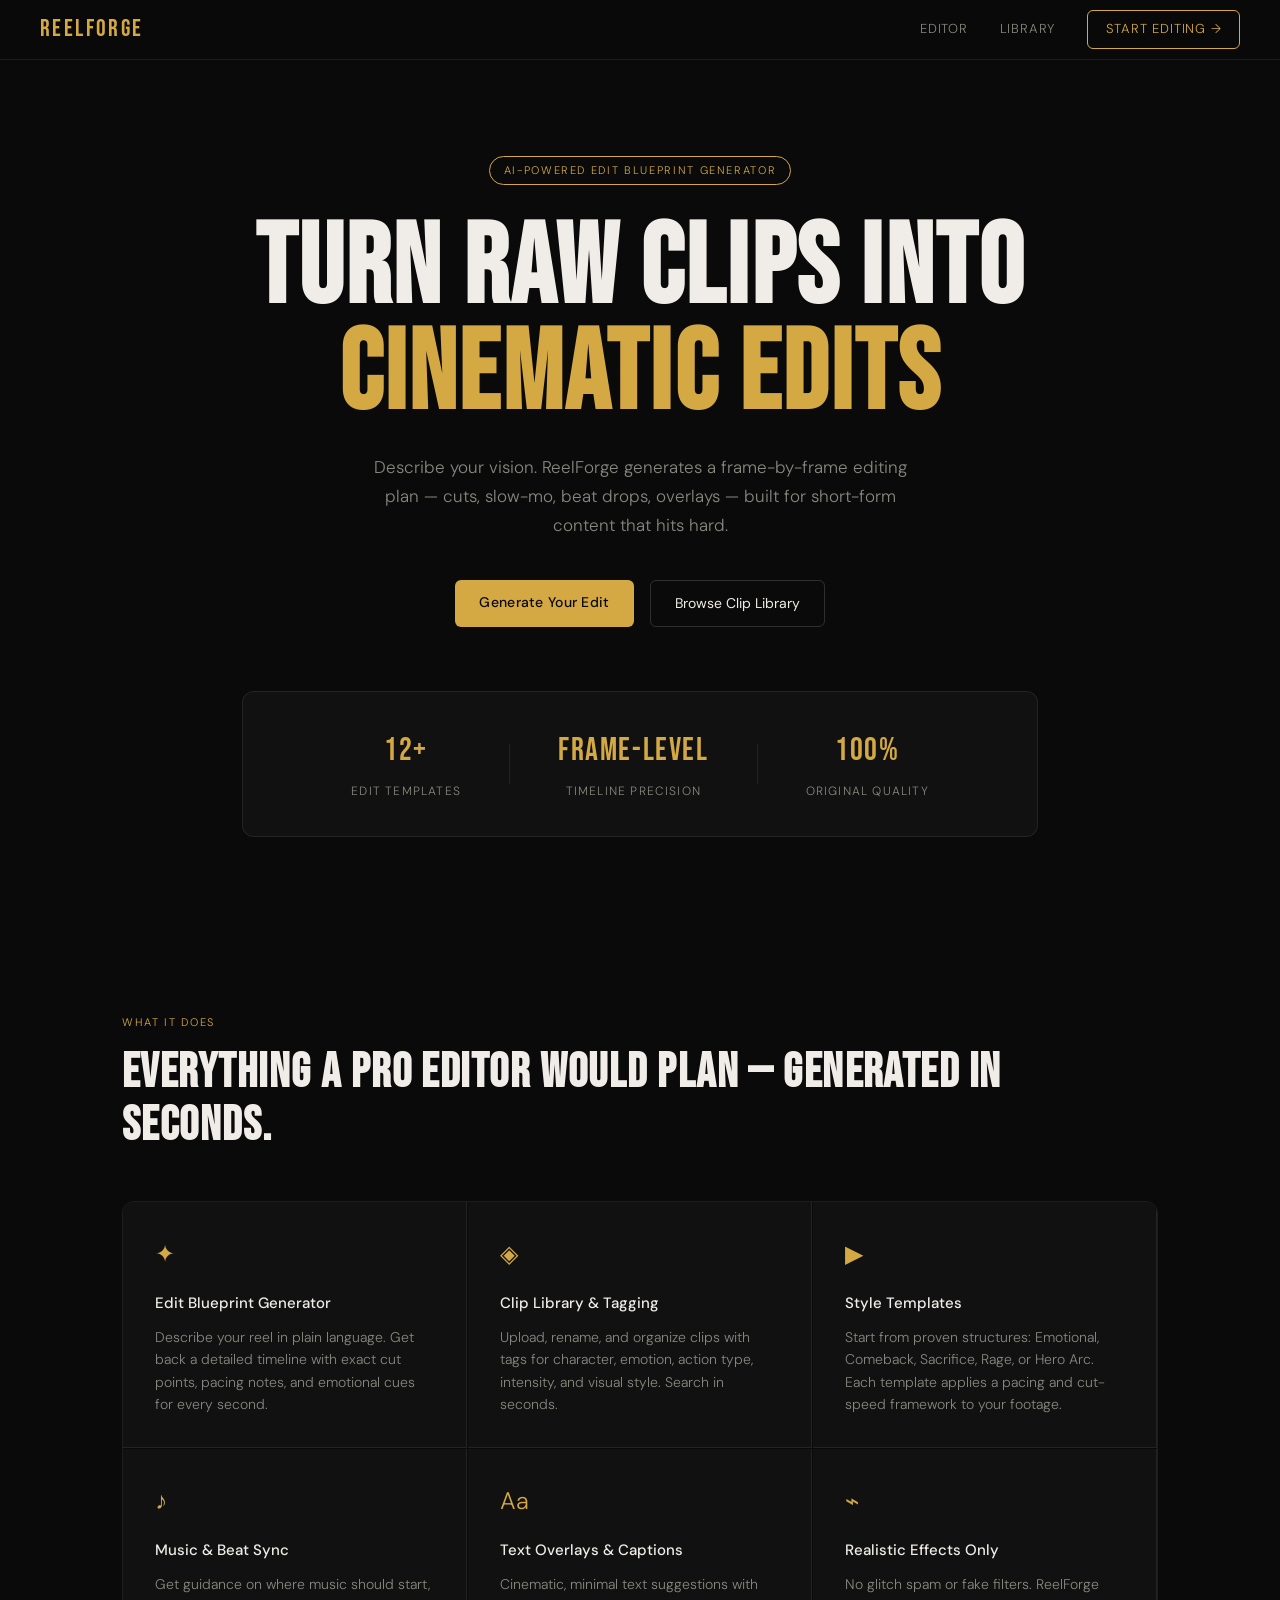
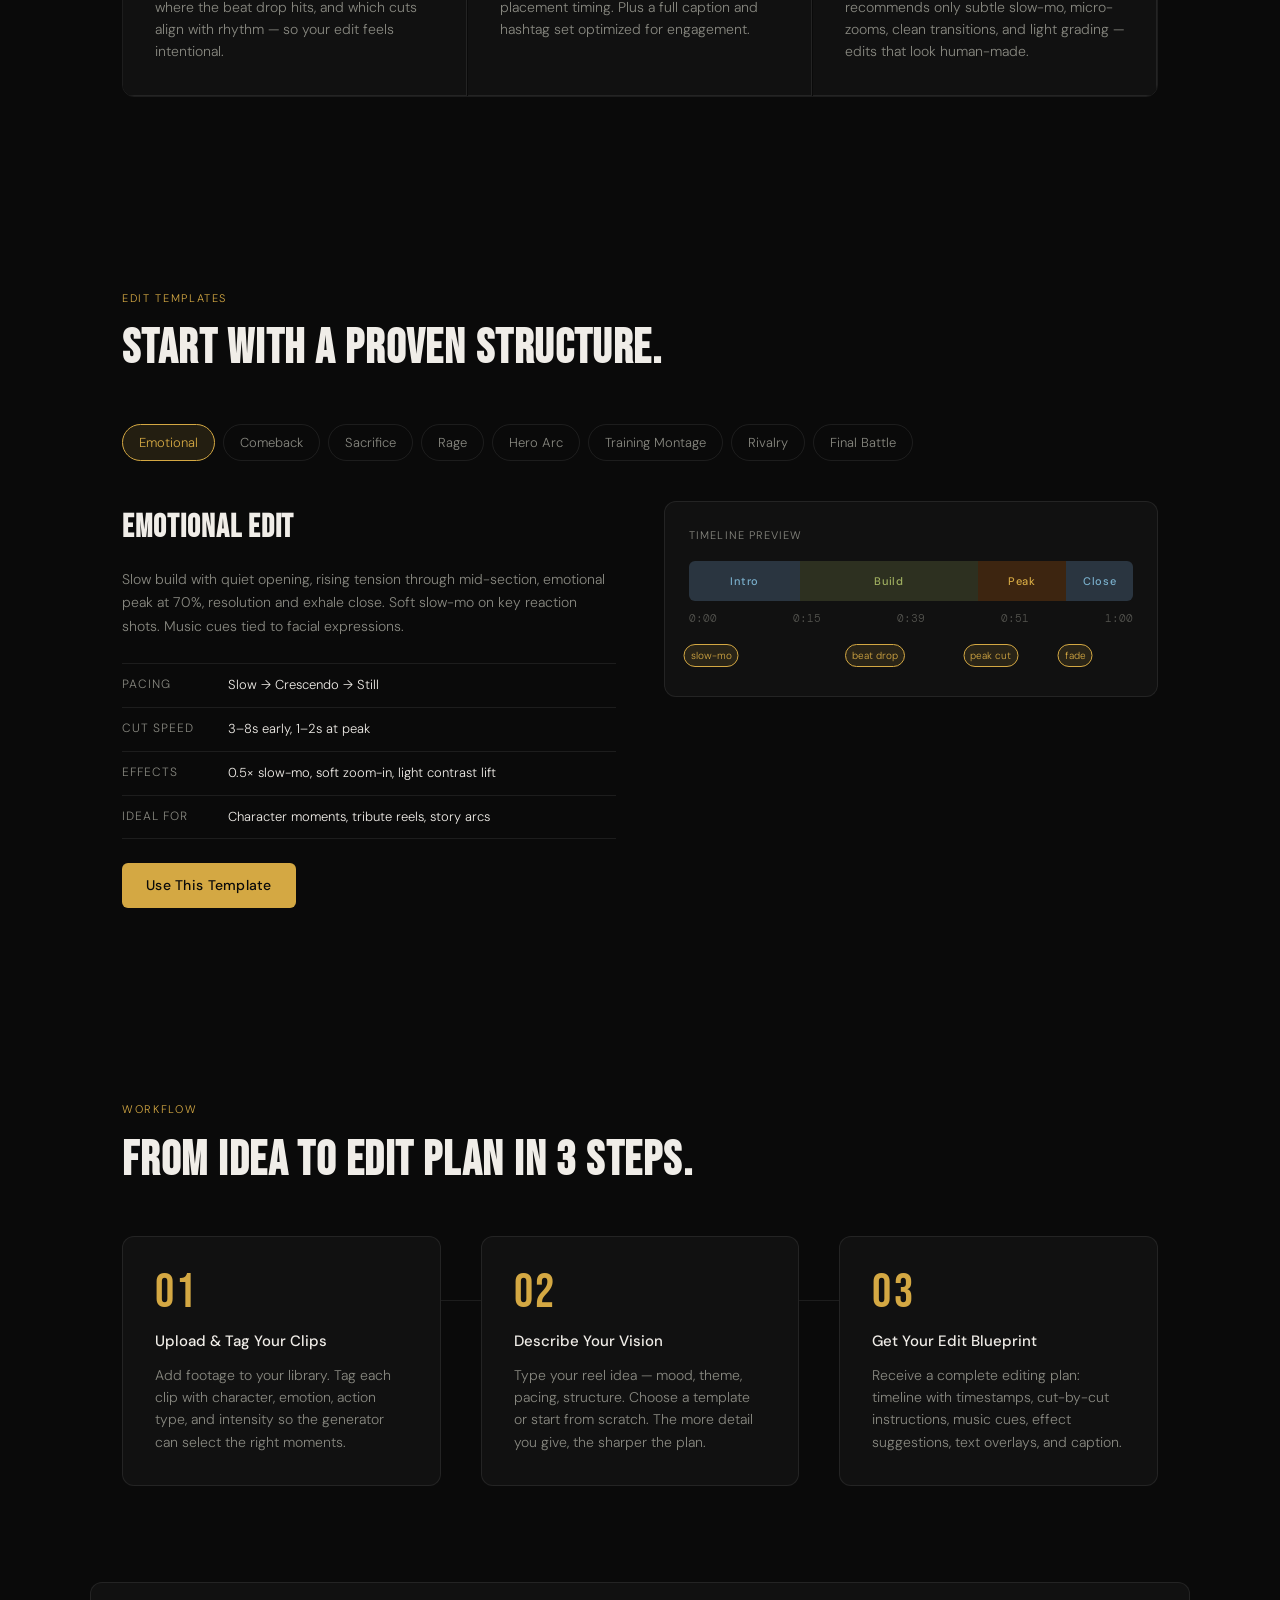
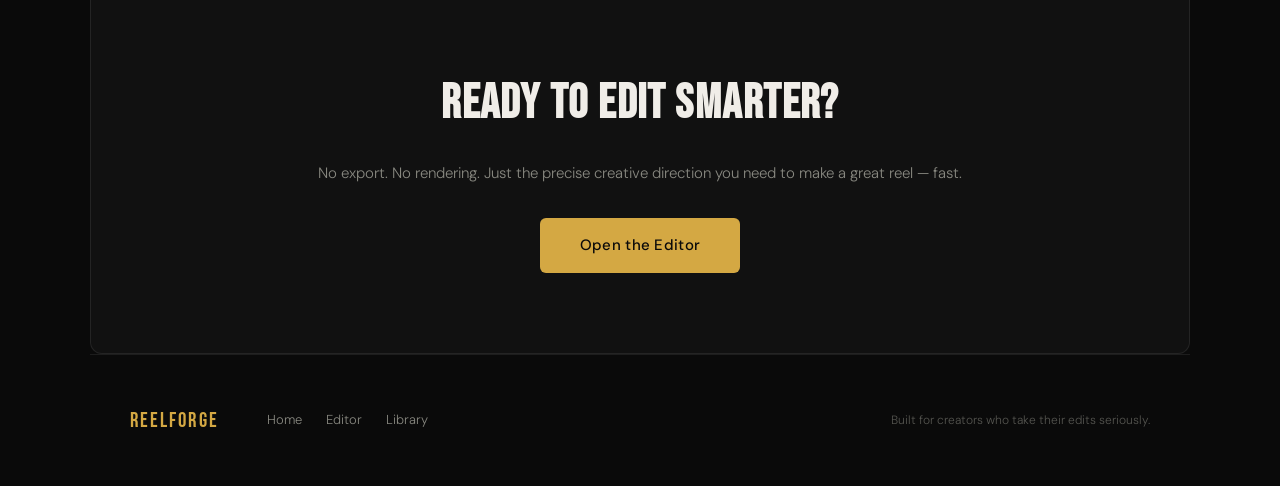
<file: index.html>
<!DOCTYPE html>
<html lang="en">
<head>
<meta charset="UTF-8">
<meta name="viewport" content="width=device-width, initial-scale=1.0">
<title>ReelForge — Cinematic Edit Planner</title>
<link rel="preconnect" href="https://fonts.googleapis.com">
<link href="https://fonts.googleapis.com/css2?family=Bebas+Neue&family=DM+Sans:wght@300;400;500&family=DM+Mono:wght@400&display=swap" rel="stylesheet">
<link rel="stylesheet" href="style.css">
</head>
<body>

<nav class="nav">
  <a href="index.html" class="nav-logo">REELFORGE</a>
  <div class="nav-links">
    <a href="editor.html">Editor</a>
    <a href="library.html">Library</a>
    <a href="editor.html" class="nav-cta">Start Editing →</a>
  </div>
</nav>

<section class="hero">
  <div class="hero-tag">AI-Powered Edit Blueprint Generator</div>
  <h1 class="hero-title">Turn Raw Clips Into<br><span class="accent">Cinematic Edits</span></h1>
  <p class="hero-sub">Describe your vision. ReelForge generates a frame-by-frame editing plan — cuts, slow-mo, beat drops, overlays — built for short-form content that hits hard.</p>
  <div class="hero-actions">
    <a href="editor.html" class="btn-primary">Generate Your Edit</a>
    <a href="library.html" class="btn-ghost">Browse Clip Library</a>
  </div>
  <div class="hero-bar">
    <div class="bar-item"><span class="bar-num">12+</span><span class="bar-label">Edit Templates</span></div>
    <div class="bar-divider"></div>
    <div class="bar-item"><span class="bar-num">Frame-Level</span><span class="bar-label">Timeline Precision</span></div>
    <div class="bar-divider"></div>
    <div class="bar-item"><span class="bar-num">100%</span><span class="bar-label">Original Quality</span></div>
  </div>
</section>

<section class="features">
  <div class="section-label">What It Does</div>
  <h2 class="section-title">Everything a pro editor would plan — generated in seconds.</h2>
  <div class="feature-grid">
    <div class="feature-card">
      <div class="feature-icon">✦</div>
      <h3>Edit Blueprint Generator</h3>
      <p>Describe your reel in plain language. Get back a detailed timeline with exact cut points, pacing notes, and emotional cues for every second.</p>
    </div>
    <div class="feature-card">
      <div class="feature-icon">◈</div>
      <h3>Clip Library & Tagging</h3>
      <p>Upload, rename, and organize clips with tags for character, emotion, action type, intensity, and visual style. Search in seconds.</p>
    </div>
    <div class="feature-card">
      <div class="feature-icon">▶</div>
      <h3>Style Templates</h3>
      <p>Start from proven structures: Emotional, Comeback, Sacrifice, Rage, or Hero Arc. Each template applies a pacing and cut-speed framework to your footage.</p>
    </div>
    <div class="feature-card">
      <div class="feature-icon">♪</div>
      <h3>Music & Beat Sync</h3>
      <p>Get guidance on where music should start, where the beat drop hits, and which cuts align with rhythm — so your edit feels intentional.</p>
    </div>
    <div class="feature-card">
      <div class="feature-icon">Aa</div>
      <h3>Text Overlays & Captions</h3>
      <p>Cinematic, minimal text suggestions with placement timing. Plus a full caption and hashtag set optimized for engagement.</p>
    </div>
    <div class="feature-card">
      <div class="feature-icon">⌁</div>
      <h3>Realistic Effects Only</h3>
      <p>No glitch spam or fake filters. ReelForge recommends only subtle slow-mo, micro-zooms, clean transitions, and light grading — edits that look human-made.</p>
    </div>
  </div>
</section>

<section class="templates-preview">
  <div class="section-label">Edit Templates</div>
  <h2 class="section-title">Start with a proven structure.</h2>
  <div class="template-row">
    <div class="template-pill active">Emotional</div>
    <div class="template-pill">Comeback</div>
    <div class="template-pill">Sacrifice</div>
    <div class="template-pill">Rage</div>
    <div class="template-pill">Hero Arc</div>
    <div class="template-pill">Training Montage</div>
    <div class="template-pill">Rivalry</div>
    <div class="template-pill">Final Battle</div>
  </div>
  <div class="template-showcase">
    <div class="template-info">
      <h3>Emotional Edit</h3>
      <p>Slow build with quiet opening, rising tension through mid-section, emotional peak at 70%, resolution and exhale close. Soft slow-mo on key reaction shots. Music cues tied to facial expressions.</p>
      <ul class="template-specs">
        <li><span>Pacing</span> Slow → Crescendo → Still</li>
        <li><span>Cut Speed</span> 3–8s early, 1–2s at peak</li>
        <li><span>Effects</span> 0.5× slow-mo, soft zoom-in, light contrast lift</li>
        <li><span>Ideal For</span> Character moments, tribute reels, story arcs</li>
      </ul>
      <a href="editor.html" class="btn-primary" style="margin-top:1.5rem; display:inline-block;">Use This Template</a>
    </div>
    <div class="template-visual">
      <div class="timeline-mock">
        <div class="tl-label">Timeline Preview</div>
        <div class="tl-track">
          <div class="tl-seg seg-slow" style="width:25%">Intro</div>
          <div class="tl-seg seg-build" style="width:40%">Build</div>
          <div class="tl-seg seg-peak" style="width:20%">Peak</div>
          <div class="tl-seg seg-slow" style="width:15%">Close</div>
        </div>
        <div class="tl-markers">
          <span>0:00</span><span>0:15</span><span>0:39</span><span>0:51</span><span>1:00</span>
        </div>
        <div class="tl-effects">
          <div class="eff-tag" style="left:5%">slow-mo</div>
          <div class="eff-tag" style="left:42%">beat drop</div>
          <div class="eff-tag" style="left:68%">peak cut</div>
          <div class="eff-tag" style="left:87%">fade</div>
        </div>
      </div>
    </div>
  </div>
</section>

<section class="how-it-works">
  <div class="section-label">Workflow</div>
  <h2 class="section-title">From idea to edit plan in 3 steps.</h2>
  <div class="steps">
    <div class="step">
      <div class="step-num">01</div>
      <h3>Upload & Tag Your Clips</h3>
      <p>Add footage to your library. Tag each clip with character, emotion, action type, and intensity so the generator can select the right moments.</p>
    </div>
    <div class="step-connector"></div>
    <div class="step">
      <div class="step-num">02</div>
      <h3>Describe Your Vision</h3>
      <p>Type your reel idea — mood, theme, pacing, structure. Choose a template or start from scratch. The more detail you give, the sharper the plan.</p>
    </div>
    <div class="step-connector"></div>
    <div class="step">
      <div class="step-num">03</div>
      <h3>Get Your Edit Blueprint</h3>
      <p>Receive a complete editing plan: timeline with timestamps, cut-by-cut instructions, music cues, effect suggestions, text overlays, and caption.</p>
    </div>
  </div>
</section>

<section class="cta-section">
  <h2>Ready to edit smarter?</h2>
  <p>No export. No rendering. Just the precise creative direction you need to make a great reel — fast.</p>
  <a href="editor.html" class="btn-primary btn-large">Open the Editor</a>
</section>

<footer class="footer">
  <div class="footer-logo">REELFORGE</div>
  <div class="footer-links">
    <a href="index.html">Home</a>
    <a href="editor.html">Editor</a>
    <a href="library.html">Library</a>
  </div>
  <div class="footer-note">Built for creators who take their edits seriously.</div>
</footer>

<script src="app.js"></script>
</body>
</html>
</file>
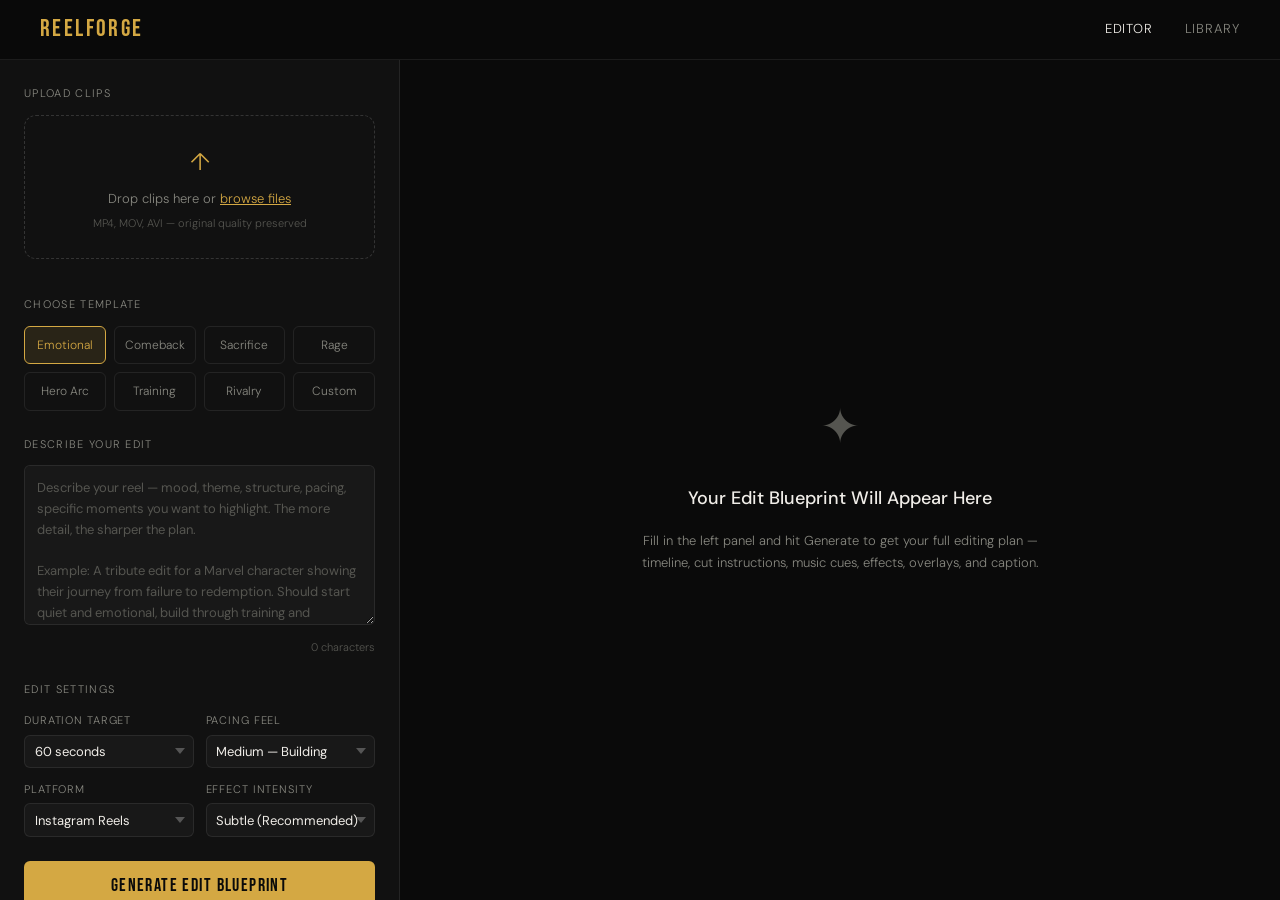
<file: editor.html>
<!DOCTYPE html>
<html lang="en">
<head>
<meta charset="UTF-8">
<meta name="viewport" content="width=device-width, initial-scale=1.0">
<title>Editor — ReelForge</title>
<link rel="preconnect" href="https://fonts.googleapis.com">
<link href="https://fonts.googleapis.com/css2?family=Bebas+Neue&family=DM+Sans:wght@300;400;500&family=DM+Mono:wght@400&display=swap" rel="stylesheet">
<link rel="stylesheet" href="style.css">
</head>
<body>

<nav class="nav">
  <a href="index.html" class="nav-logo">REELFORGE</a>
  <div class="nav-links">
    <a href="editor.html" class="active">Editor</a>
    <a href="library.html">Library</a>
  </div>
</nav>

<div class="editor-layout">

  <!-- LEFT PANEL: Inputs -->
  <div class="editor-panel left-panel">

    <div class="panel-section">
      <div class="panel-title">Upload Clips</div>
      <div class="upload-zone" id="uploadZone">
        <div class="upload-icon">↑</div>
        <div>Drop clips here or <label for="fileInput" class="upload-link">browse files</label></div>
        <div class="upload-hint">MP4, MOV, AVI — original quality preserved</div>
        <input type="file" id="fileInput" accept="video/*" multiple style="display:none">
      </div>

      <div class="clip-list" id="clipList">
        <!-- Clips appear here -->
      </div>
    </div>

    <div class="panel-section">
      <div class="panel-title">Choose Template</div>
      <div class="template-grid">
        <div class="tmpl-btn active" data-template="emotional">Emotional</div>
        <div class="tmpl-btn" data-template="comeback">Comeback</div>
        <div class="tmpl-btn" data-template="sacrifice">Sacrifice</div>
        <div class="tmpl-btn" data-template="rage">Rage</div>
        <div class="tmpl-btn" data-template="hero">Hero Arc</div>
        <div class="tmpl-btn" data-template="training">Training</div>
        <div class="tmpl-btn" data-template="rivalry">Rivalry</div>
        <div class="tmpl-btn" data-template="custom">Custom</div>
      </div>
    </div>

    <div class="panel-section">
      <div class="panel-title">Describe Your Edit</div>
      <textarea class="desc-area" id="editDesc" placeholder="Describe your reel — mood, theme, structure, pacing, specific moments you want to highlight. The more detail, the sharper the plan.

Example: A tribute edit for a Marvel character showing their journey from failure to redemption. Should start quiet and emotional, build through training and sacrifice moments, peak at their final battle scene with a beat drop, then close on a slow, reflective shot. Epic and emotional tone."></textarea>
      <div class="desc-meta">
        <span id="charCount">0</span> characters
      </div>
    </div>

    <div class="panel-section">
      <div class="panel-title">Edit Settings</div>
      <div class="settings-grid">
        <div class="setting-item">
          <label>Duration Target</label>
          <select id="duration">
            <option value="30">30 seconds</option>
            <option value="60" selected>60 seconds</option>
            <option value="90">90 seconds</option>
            <option value="custom">Custom</option>
          </select>
        </div>
        <div class="setting-item">
          <label>Pacing Feel</label>
          <select id="pacing">
            <option value="slow">Slow & Cinematic</option>
            <option value="medium" selected>Medium — Building</option>
            <option value="fast">Fast & Intense</option>
            <option value="variable">Variable (AI Decides)</option>
          </select>
        </div>
        <div class="setting-item">
          <label>Platform</label>
          <select id="platform">
            <option value="instagram">Instagram Reels</option>
            <option value="tiktok">TikTok</option>
            <option value="youtube">YouTube Shorts</option>
            <option value="general">General</option>
          </select>
        </div>
        <div class="setting-item">
          <label>Effect Intensity</label>
          <select id="effects">
            <option value="subtle" selected>Subtle (Recommended)</option>
            <option value="moderate">Moderate</option>
            <option value="none">None — Clean Cuts Only</option>
          </select>
        </div>
      </div>
    </div>

    <button class="generate-btn" id="generateBtn" onclick="generateBlueprint()">
      <span id="btnText">Generate Edit Blueprint</span>
      <span id="btnLoader" style="display:none">Generating...</span>
    </button>

  </div>

  <!-- RIGHT PANEL: Output -->
  <div class="editor-panel right-panel">

    <div id="outputEmpty" class="output-empty">
      <div class="empty-icon">✦</div>
      <div class="empty-title">Your Edit Blueprint Will Appear Here</div>
      <div class="empty-sub">Fill in the left panel and hit Generate to get your full editing plan — timeline, cut instructions, music cues, effects, overlays, and caption.</div>
    </div>

    <div id="outputContainer" style="display:none">

      <div class="output-header">
        <div>
          <div class="output-badge" id="outputTemplate">Emotional Edit</div>
          <div class="output-title" id="outputTitle">Edit Blueprint</div>
        </div>
        <button class="copy-btn" onclick="copyBlueprint()">Copy All</button>
      </div>

      <!-- Timeline -->
      <div class="output-section">
        <div class="output-section-label">Timeline & Cut Plan</div>
        <div id="timelineOutput"></div>
      </div>

      <!-- Music -->
      <div class="output-section">
        <div class="output-section-label">Music & Beat Sync</div>
        <div id="musicOutput"></div>
      </div>

      <!-- Effects -->
      <div class="output-section">
        <div class="output-section-label">Effects & Visual Adjustments</div>
        <div id="effectsOutput"></div>
      </div>

      <!-- Text Overlays -->
      <div class="output-section">
        <div class="output-section-label">Text Overlays</div>
        <div id="overlaysOutput"></div>
      </div>

      <!-- Caption -->
      <div class="output-section">
        <div class="output-section-label">Caption & Hashtags</div>
        <div id="captionOutput"></div>
      </div>

      <!-- Director Notes -->
      <div class="output-section">
        <div class="output-section-label">Director's Notes</div>
        <div id="notesOutput"></div>
      </div>

    </div>

  </div>

</div>

<script src="app.js"></script>
</body>
</html>
</file>
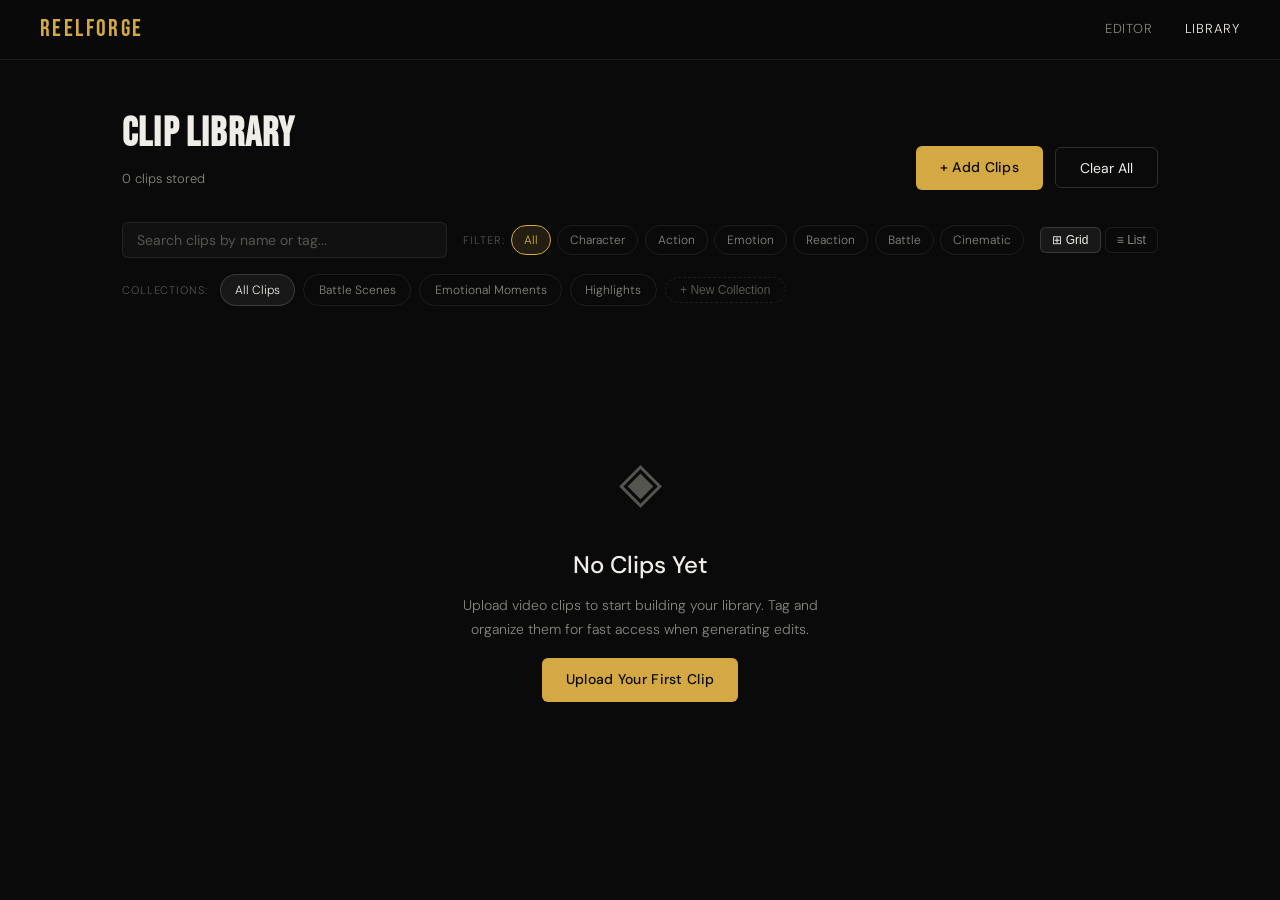
<file: library.html>
<!DOCTYPE html>
<html lang="en">
<head>
<meta charset="UTF-8">
<meta name="viewport" content="width=device-width, initial-scale=1.0">
<title>Clip Library — ReelForge</title>
<link rel="preconnect" href="https://fonts.googleapis.com">
<link href="https://fonts.googleapis.com/css2?family=Bebas+Neue&family=DM+Sans:wght@300;400;500&family=DM+Mono:wght@400&display=swap" rel="stylesheet">
<link rel="stylesheet" href="style.css">
</head>
<body>

<nav class="nav">
  <a href="index.html" class="nav-logo">REELFORGE</a>
  <div class="nav-links">
    <a href="editor.html">Editor</a>
    <a href="library.html" class="active">Library</a>
  </div>
</nav>

<div class="library-layout">

  <div class="library-header">
    <div>
      <h1 class="lib-title">Clip Library</h1>
      <div class="lib-sub" id="clipCount">0 clips stored</div>
    </div>
    <div class="lib-header-actions">
      <label for="libUpload" class="btn-primary">+ Add Clips</label>
      <input type="file" id="libUpload" accept="video/*" multiple style="display:none">
      <button class="btn-ghost" onclick="clearLibrary()">Clear All</button>
    </div>
  </div>

  <!-- Filter Bar -->
  <div class="filter-bar">
    <input type="text" class="filter-search" id="searchInput" placeholder="Search clips by name or tag..." oninput="filterClips()">
    <div class="filter-tags">
      <div class="filter-label">Filter:</div>
      <div class="tag-filter active" data-filter="all" onclick="setFilter('all', this)">All</div>
      <div class="tag-filter" data-filter="character" onclick="setFilter('character', this)">Character</div>
      <div class="tag-filter" data-filter="action" onclick="setFilter('action', this)">Action</div>
      <div class="tag-filter" data-filter="emotion" onclick="setFilter('emotion', this)">Emotion</div>
      <div class="tag-filter" data-filter="reaction" onclick="setFilter('reaction', this)">Reaction</div>
      <div class="tag-filter" data-filter="battle" onclick="setFilter('battle', this)">Battle</div>
      <div class="tag-filter" data-filter="cinematic" onclick="setFilter('cinematic', this)">Cinematic</div>
    </div>
    <div class="view-toggle">
      <button class="view-btn active" id="gridViewBtn" onclick="setView('grid')">⊞ Grid</button>
      <button class="view-btn" id="listViewBtn" onclick="setView('list')">≡ List</button>
    </div>
  </div>

  <!-- Collections Bar -->
  <div class="collections-bar">
    <div class="collection-label">Collections:</div>
    <div class="collection-pill active" data-collection="all" onclick="setCollection('all', this)">All Clips</div>
    <div class="collection-pill" data-collection="battle" onclick="setCollection('battle', this)">Battle Scenes</div>
    <div class="collection-pill" data-collection="emotional" onclick="setCollection('emotional', this)">Emotional Moments</div>
    <div class="collection-pill" data-collection="highlight" onclick="setCollection('highlight', this)">Highlights</div>
    <button class="collection-add" onclick="addCollection()">+ New Collection</button>
  </div>

  <!-- Empty State -->
  <div id="libraryEmpty" class="library-empty">
    <div class="empty-icon-large">◈</div>
    <h3>No Clips Yet</h3>
    <p>Upload video clips to start building your library. Tag and organize them for fast access when generating edits.</p>
    <label for="libUpload" class="btn-primary" style="display:inline-block; margin-top:1rem;">Upload Your First Clip</label>
  </div>

  <!-- Clip Grid -->
  <div class="clip-grid" id="clipGrid" style="display:none"></div>

  <!-- Clip List -->
  <div class="clip-list-view" id="clipListView" style="display:none">
    <div class="list-header">
      <span>Name</span>
      <span>Duration</span>
      <span>Tags</span>
      <span>Collection</span>
      <span>Actions</span>
    </div>
    <div id="clipListItems"></div>
  </div>

</div>

<!-- Clip Detail Modal -->
<div class="modal-overlay" id="clipModal" style="display:none" onclick="closeModal(event)">
  <div class="modal-box">
    <div class="modal-header">
      <div class="modal-title" id="modalTitle">Clip Name</div>
      <button class="modal-close" onclick="closeModal()">✕</button>
    </div>
    <div class="modal-video-wrap">
      <video id="modalVideo" controls style="width:100%; border-radius:8px; background:#000;"></video>
    </div>
    <div class="modal-fields">
      <div class="modal-field">
        <label>Rename Clip</label>
        <input type="text" id="modalName" class="modal-input">
      </div>
      <div class="modal-field">
        <label>Tags (comma-separated)</label>
        <input type="text" id="modalTags" class="modal-input" placeholder="character, action, emotional, high-intensity...">
      </div>
      <div class="modal-field">
        <label>Collection</label>
        <select id="modalCollection" class="modal-input">
          <option value="all">All Clips</option>
          <option value="battle">Battle Scenes</option>
          <option value="emotional">Emotional Moments</option>
          <option value="highlight">Highlights</option>
        </select>
      </div>
      <div class="modal-field">
        <label>Notes</label>
        <textarea id="modalNotes" class="modal-input modal-textarea" placeholder="Editor notes about this clip — what moments are usable, best timestamps, etc."></textarea>
      </div>
    </div>
    <div class="modal-actions">
      <button class="btn-primary" onclick="saveClipData()">Save Changes</button>
      <button class="btn-ghost" onclick="deleteClipFromModal()">Delete Clip</button>
    </div>
  </div>
</div>

<script src="app.js"></script>
</body>
</html>
</file>
<file: style.css>
/* ===========================
   REELFORGE — GLOBAL STYLES
   =========================== */

*, *::before, *::after { box-sizing: border-box; margin: 0; padding: 0; }

:root {
  --bg: #0a0a0a;
  --bg2: #111111;
  --bg3: #181818;
  --bg4: #222222;
  --border: rgba(255,255,255,0.08);
  --border-strong: rgba(255,255,255,0.15);
  --text: #f0ede8;
  --text2: #888880;
  --text3: #555550;
  --accent: #d4a843;
  --accent2: #e8c96a;
  --accent-dim: rgba(212,168,67,0.12);
  --red: #c0392b;
  --green: #27ae60;
  --font-display: 'Bebas Neue', sans-serif;
  --font-body: 'DM Sans', sans-serif;
  --font-mono: 'DM Mono', monospace;
  --radius: 6px;
  --radius-lg: 12px;
}

html { scroll-behavior: smooth; }
body {
  background: var(--bg);
  color: var(--text);
  font-family: var(--font-body);
  font-weight: 300;
  line-height: 1.7;
  font-size: 15px;
  min-height: 100vh;
}

a { color: inherit; text-decoration: none; }

/* ===== NAV ===== */
.nav {
  display: flex;
  align-items: center;
  justify-content: space-between;
  padding: 0 2.5rem;
  height: 60px;
  border-bottom: 1px solid var(--border);
  position: sticky;
  top: 0;
  background: rgba(10,10,10,0.92);
  backdrop-filter: blur(8px);
  z-index: 100;
}

.nav-logo {
  font-family: var(--font-display);
  font-size: 1.5rem;
  letter-spacing: 0.1em;
  color: var(--accent);
}

.nav-links {
  display: flex;
  align-items: center;
  gap: 2rem;
}

.nav-links a {
  font-size: 13px;
  letter-spacing: 0.06em;
  text-transform: uppercase;
  color: var(--text2);
  transition: color 0.2s;
}

.nav-links a:hover, .nav-links a.active { color: var(--text); }

.nav-cta {
  padding: 0.45rem 1.1rem;
  border: 1px solid var(--accent);
  border-radius: var(--radius);
  color: var(--accent) !important;
  font-size: 13px !important;
  transition: background 0.2s !important;
}

.nav-cta:hover { background: var(--accent-dim); }

/* ===== BUTTONS ===== */
.btn-primary {
  display: inline-block;
  padding: 0.65rem 1.5rem;
  background: var(--accent);
  color: #0a0a0a;
  font-family: var(--font-body);
  font-weight: 500;
  font-size: 14px;
  border-radius: var(--radius);
  border: none;
  cursor: pointer;
  transition: background 0.2s, transform 0.1s;
  letter-spacing: 0.02em;
  text-decoration: none;
}

.btn-primary:hover { background: var(--accent2); }
.btn-primary:active { transform: scale(0.98); }
.btn-primary.btn-large { padding: 0.9rem 2.5rem; font-size: 15px; }

.btn-ghost {
  display: inline-block;
  padding: 0.65rem 1.5rem;
  background: transparent;
  color: var(--text);
  font-family: var(--font-body);
  font-weight: 400;
  font-size: 14px;
  border-radius: var(--radius);
  border: 1px solid var(--border-strong);
  cursor: pointer;
  transition: border-color 0.2s, background 0.2s;
  text-decoration: none;
}

.btn-ghost:hover { border-color: var(--text2); background: var(--bg3); }

/* ===== HERO ===== */
.hero {
  max-width: 860px;
  margin: 0 auto;
  padding: 6rem 2rem 5rem;
  text-align: center;
}

.hero-tag {
  display: inline-block;
  font-size: 11px;
  text-transform: uppercase;
  letter-spacing: 0.15em;
  color: var(--accent);
  border: 1px solid var(--accent);
  padding: 0.25rem 0.85rem;
  border-radius: 100px;
  margin-bottom: 2rem;
}

.hero-title {
  font-family: var(--font-display);
  font-size: clamp(3.5rem, 9vw, 7rem);
  line-height: 0.95;
  letter-spacing: 0.02em;
  color: var(--text);
  margin-bottom: 1.5rem;
}

.accent { color: var(--accent); }

.hero-sub {
  font-size: 17px;
  color: var(--text2);
  max-width: 560px;
  margin: 0 auto 2.5rem;
  line-height: 1.7;
  font-weight: 300;
}

.hero-actions {
  display: flex;
  gap: 1rem;
  justify-content: center;
  margin-bottom: 4rem;
}

.hero-bar {
  display: flex;
  align-items: center;
  justify-content: center;
  gap: 3rem;
  padding: 2rem;
  border: 1px solid var(--border);
  border-radius: var(--radius-lg);
  background: var(--bg2);
}

.bar-item { text-align: center; }
.bar-num { display: block; font-family: var(--font-display); font-size: 2rem; color: var(--accent); letter-spacing: 0.05em; }
.bar-label { font-size: 12px; text-transform: uppercase; letter-spacing: 0.1em; color: var(--text2); }
.bar-divider { width: 1px; height: 40px; background: var(--border); }

/* ===== SECTIONS ===== */
section { padding: 6rem 2rem; max-width: 1100px; margin: 0 auto; }

.section-label {
  font-size: 11px;
  text-transform: uppercase;
  letter-spacing: 0.15em;
  color: var(--accent);
  margin-bottom: 1rem;
}

.section-title {
  font-family: var(--font-display);
  font-size: clamp(2rem, 4vw, 3rem);
  letter-spacing: 0.03em;
  color: var(--text);
  margin-bottom: 3rem;
  line-height: 1.1;
}

/* ===== FEATURES ===== */
.feature-grid {
  display: grid;
  grid-template-columns: repeat(auto-fit, minmax(280px, 1fr));
  gap: 1px;
  border: 1px solid var(--border);
  border-radius: var(--radius-lg);
  overflow: hidden;
}

.feature-card {
  padding: 2rem;
  background: var(--bg2);
  border-right: 1px solid var(--border);
  border-bottom: 1px solid var(--border);
  transition: background 0.2s;
}

.feature-card:hover { background: var(--bg3); }

.feature-icon {
  font-size: 1.5rem;
  color: var(--accent);
  margin-bottom: 1rem;
}

.feature-card h3 {
  font-size: 15px;
  font-weight: 500;
  margin-bottom: 0.6rem;
  color: var(--text);
}

.feature-card p { font-size: 14px; color: var(--text2); line-height: 1.6; }

/* ===== TEMPLATES ===== */
.template-row {
  display: flex;
  flex-wrap: wrap;
  gap: 0.5rem;
  margin-bottom: 2.5rem;
}

.template-pill {
  padding: 0.4rem 1rem;
  border: 1px solid var(--border);
  border-radius: 100px;
  font-size: 13px;
  cursor: pointer;
  color: var(--text2);
  transition: all 0.2s;
}

.template-pill.active, .template-pill:hover {
  border-color: var(--accent);
  color: var(--accent);
  background: var(--accent-dim);
}

.template-showcase {
  display: grid;
  grid-template-columns: 1fr 1fr;
  gap: 3rem;
  align-items: start;
}

.template-info h3 {
  font-family: var(--font-display);
  font-size: 2rem;
  color: var(--text);
  margin-bottom: 0.75rem;
  letter-spacing: 0.03em;
}

.template-info p { color: var(--text2); font-size: 14px; line-height: 1.7; margin-bottom: 1.5rem; }

.template-specs { list-style: none; border-top: 1px solid var(--border); }
.template-specs li {
  display: flex;
  gap: 1rem;
  padding: 0.65rem 0;
  border-bottom: 1px solid var(--border);
  font-size: 13px;
  color: var(--text);
}
.template-specs li span { color: var(--text2); min-width: 90px; font-size: 12px; text-transform: uppercase; letter-spacing: 0.08em; }

/* Timeline Mock */
.timeline-mock {
  background: var(--bg2);
  border: 1px solid var(--border);
  border-radius: var(--radius-lg);
  padding: 1.5rem;
}

.tl-label { font-size: 11px; text-transform: uppercase; letter-spacing: 0.1em; color: var(--text2); margin-bottom: 1rem; }

.tl-track {
  display: flex;
  height: 40px;
  border-radius: var(--radius);
  overflow: hidden;
  margin-bottom: 0.5rem;
}

.tl-seg {
  display: flex;
  align-items: center;
  justify-content: center;
  font-size: 11px;
  font-weight: 500;
  letter-spacing: 0.05em;
}

.seg-slow { background: #2a3540; color: #7ab0cc; }
.seg-build { background: #2d3020; color: #a0b060; }
.seg-peak { background: #3d2510; color: var(--accent); }

.tl-markers {
  display: flex;
  justify-content: space-between;
  font-size: 11px;
  color: var(--text3);
  font-family: var(--font-mono);
  margin-bottom: 1rem;
}

.tl-effects { position: relative; height: 28px; }

.eff-tag {
  position: absolute;
  background: var(--accent-dim);
  border: 1px solid var(--accent);
  color: var(--accent);
  font-size: 10px;
  padding: 2px 6px;
  border-radius: 100px;
  white-space: nowrap;
  transform: translateX(-50%);
}

/* ===== STEPS ===== */
.steps {
  display: flex;
  gap: 0;
  align-items: flex-start;
}

.step {
  flex: 1;
  padding: 2rem;
  background: var(--bg2);
  border: 1px solid var(--border);
  border-radius: var(--radius-lg);
}

.step-num {
  font-family: var(--font-display);
  font-size: 3rem;
  color: var(--accent);
  line-height: 1;
  margin-bottom: 0.75rem;
  letter-spacing: 0.05em;
}

.step h3 { font-size: 15px; font-weight: 500; margin-bottom: 0.6rem; color: var(--text); }
.step p { font-size: 14px; color: var(--text2); line-height: 1.6; }

.step-connector {
  width: 40px;
  height: 1px;
  background: var(--border);
  margin-top: 4rem;
  flex-shrink: 0;
}

/* ===== CTA ===== */
.cta-section {
  text-align: center;
  border: 1px solid var(--border);
  border-radius: var(--radius-lg);
  background: var(--bg2);
  padding: 5rem 2rem !important;
}

.cta-section h2 {
  font-family: var(--font-display);
  font-size: 3rem;
  margin-bottom: 1rem;
  letter-spacing: 0.03em;
}

.cta-section p { color: var(--text2); margin-bottom: 2rem; }

/* ===== FOOTER ===== */
.footer {
  border-top: 1px solid var(--border);
  padding: 3rem 2.5rem;
  display: flex;
  align-items: center;
  gap: 3rem;
  max-width: 1100px;
  margin: 0 auto;
}

.footer-logo {
  font-family: var(--font-display);
  font-size: 1.3rem;
  color: var(--accent);
  letter-spacing: 0.1em;
}

.footer-links { display: flex; gap: 1.5rem; }
.footer-links a { font-size: 13px; color: var(--text2); transition: color 0.2s; }
.footer-links a:hover { color: var(--text); }

.footer-note { margin-left: auto; font-size: 12px; color: var(--text3); }

/* ===== EDITOR LAYOUT ===== */
.editor-layout {
  display: grid;
  grid-template-columns: 400px 1fr;
  height: calc(100vh - 60px);
  overflow: hidden;
}

.editor-panel {
  overflow-y: auto;
  height: 100%;
}

.left-panel {
  border-right: 1px solid var(--border);
  background: var(--bg2);
  padding: 1.5rem;
  display: flex;
  flex-direction: column;
  gap: 1.5rem;
}

.right-panel {
  background: var(--bg);
  padding: 2rem;
}

.panel-section { }

.panel-title {
  font-size: 11px;
  text-transform: uppercase;
  letter-spacing: 0.12em;
  color: var(--text2);
  margin-bottom: 0.75rem;
}

/* Upload Zone */
.upload-zone {
  border: 1px dashed var(--border-strong);
  border-radius: var(--radius-lg);
  padding: 1.5rem;
  text-align: center;
  font-size: 13px;
  color: var(--text2);
  cursor: pointer;
  transition: border-color 0.2s, background 0.2s;
  line-height: 1.8;
}

.upload-zone:hover { border-color: var(--accent); background: var(--accent-dim); }
.upload-zone.dragover { border-color: var(--accent); background: var(--accent-dim); }

.upload-icon { font-size: 1.5rem; color: var(--accent); margin-bottom: 0.25rem; }
.upload-link { color: var(--accent); cursor: pointer; text-decoration: underline; }
.upload-hint { font-size: 11px; color: var(--text3); margin-top: 0.25rem; }

/* Clip List (in editor) */
.clip-list { display: flex; flex-direction: column; gap: 0.5rem; margin-top: 0.75rem; }

.clip-item {
  display: flex;
  align-items: center;
  gap: 0.75rem;
  padding: 0.6rem 0.75rem;
  background: var(--bg3);
  border: 1px solid var(--border);
  border-radius: var(--radius);
  font-size: 13px;
  cursor: pointer;
  transition: border-color 0.2s;
}

.clip-item:hover { border-color: var(--border-strong); }
.clip-item.selected { border-color: var(--accent); background: var(--accent-dim); }

.clip-thumb {
  width: 44px;
  height: 30px;
  background: var(--bg4);
  border-radius: 4px;
  flex-shrink: 0;
  overflow: hidden;
}

.clip-thumb video { width: 100%; height: 100%; object-fit: cover; }

.clip-name {
  flex: 1;
  overflow: hidden;
  text-overflow: ellipsis;
  white-space: nowrap;
  color: var(--text);
}

.clip-size { font-size: 11px; color: var(--text3); font-family: var(--font-mono); }

/* Template Grid */
.template-grid {
  display: grid;
  grid-template-columns: repeat(4, 1fr);
  gap: 0.5rem;
}

.tmpl-btn {
  padding: 0.5rem;
  border: 1px solid var(--border);
  border-radius: var(--radius);
  text-align: center;
  font-size: 12px;
  cursor: pointer;
  color: var(--text2);
  transition: all 0.2s;
}

.tmpl-btn:hover { border-color: var(--border-strong); color: var(--text); }
.tmpl-btn.active { border-color: var(--accent); color: var(--accent); background: var(--accent-dim); }

/* Desc Area */
.desc-area {
  width: 100%;
  min-height: 160px;
  background: var(--bg3);
  border: 1px solid var(--border);
  border-radius: var(--radius);
  padding: 0.75rem;
  color: var(--text);
  font-family: var(--font-body);
  font-size: 13px;
  line-height: 1.6;
  resize: vertical;
  transition: border-color 0.2s;
}

.desc-area:focus { outline: none; border-color: var(--border-strong); }
.desc-area::placeholder { color: var(--text3); }
.desc-meta { font-size: 11px; color: var(--text3); text-align: right; margin-top: 0.25rem; }

/* Settings Grid */
.settings-grid {
  display: grid;
  grid-template-columns: 1fr 1fr;
  gap: 0.75rem;
}

.setting-item label {
  display: block;
  font-size: 11px;
  text-transform: uppercase;
  letter-spacing: 0.08em;
  color: var(--text2);
  margin-bottom: 0.3rem;
}

.setting-item select {
  width: 100%;
  padding: 0.45rem 0.6rem;
  background: var(--bg3);
  border: 1px solid var(--border);
  border-radius: var(--radius);
  color: var(--text);
  font-family: var(--font-body);
  font-size: 13px;
  cursor: pointer;
  appearance: none;
  background-image: url("data:image/svg+xml,%3Csvg xmlns='http://www.w3.org/2000/svg' width='10' height='6'%3E%3Cpath d='M0 0l5 6 5-6z' fill='%23555'/%3E%3C/svg%3E");
  background-repeat: no-repeat;
  background-position: right 8px center;
}

.setting-item select:focus { outline: none; border-color: var(--border-strong); }

/* Generate Button */
.generate-btn {
  width: 100%;
  padding: 0.9rem;
  background: var(--accent);
  color: #0a0a0a;
  font-family: var(--font-display);
  font-size: 1.1rem;
  letter-spacing: 0.08em;
  border: none;
  border-radius: var(--radius);
  cursor: pointer;
  transition: background 0.2s;
  margin-top: auto;
}

.generate-btn:hover { background: var(--accent2); }
.generate-btn:disabled { opacity: 0.5; cursor: not-allowed; }

/* Output Area */
.output-empty {
  display: flex;
  flex-direction: column;
  align-items: center;
  justify-content: center;
  height: 100%;
  text-align: center;
  color: var(--text2);
  gap: 1rem;
}

.empty-icon { font-size: 3rem; color: var(--text3); }
.empty-title { font-size: 18px; color: var(--text); font-weight: 500; }
.empty-sub { font-size: 13px; color: var(--text2); max-width: 400px; line-height: 1.7; }

.output-header {
  display: flex;
  align-items: flex-start;
  justify-content: space-between;
  margin-bottom: 2rem;
  padding-bottom: 1.5rem;
  border-bottom: 1px solid var(--border);
}

.output-badge {
  font-size: 11px;
  text-transform: uppercase;
  letter-spacing: 0.1em;
  color: var(--accent);
  border: 1px solid var(--accent);
  padding: 0.2rem 0.6rem;
  border-radius: 100px;
  margin-bottom: 0.5rem;
  display: inline-block;
}

.output-title {
  font-family: var(--font-display);
  font-size: 2rem;
  letter-spacing: 0.03em;
}

.copy-btn {
  padding: 0.4rem 1rem;
  border: 1px solid var(--border-strong);
  border-radius: var(--radius);
  background: transparent;
  color: var(--text2);
  font-size: 12px;
  cursor: pointer;
  transition: all 0.2s;
  white-space: nowrap;
}

.copy-btn:hover { border-color: var(--text2); color: var(--text); }

.output-section { margin-bottom: 2rem; }

.output-section-label {
  font-size: 11px;
  text-transform: uppercase;
  letter-spacing: 0.12em;
  color: var(--accent);
  margin-bottom: 0.75rem;
  padding-bottom: 0.5rem;
  border-bottom: 1px solid var(--border);
}

/* Timeline Segments */
.timeline-entry {
  display: grid;
  grid-template-columns: 90px 1fr;
  gap: 1rem;
  padding: 0.75rem 0;
  border-bottom: 1px solid var(--border);
  font-size: 14px;
}

.timeline-time {
  font-family: var(--font-mono);
  font-size: 12px;
  color: var(--accent);
  padding-top: 2px;
}

.timeline-detail { color: var(--text); line-height: 1.6; }
.timeline-detail strong { color: var(--text); font-weight: 500; display: block; margin-bottom: 0.2rem; }
.timeline-detail span { color: var(--text2); font-size: 13px; }

/* Output Cards */
.output-card {
  background: var(--bg2);
  border: 1px solid var(--border);
  border-radius: var(--radius);
  padding: 1rem;
  margin-bottom: 0.75rem;
  font-size: 14px;
  line-height: 1.7;
}

.output-card strong { color: var(--accent); font-weight: 500; }
.output-card p { color: var(--text2); }

.caption-box {
  background: var(--bg2);
  border: 1px solid var(--border);
  border-radius: var(--radius);
  padding: 1.25rem;
  font-size: 14px;
  line-height: 1.8;
  color: var(--text);
}

.hashtags { margin-top: 0.75rem; color: var(--text2); font-size: 13px; }

/* ===== LIBRARY ===== */
.library-layout {
  max-width: 1100px;
  margin: 0 auto;
  padding: 2.5rem 2rem;
}

.library-header {
  display: flex;
  align-items: flex-end;
  justify-content: space-between;
  margin-bottom: 2rem;
}

.lib-title {
  font-family: var(--font-display);
  font-size: 2.5rem;
  letter-spacing: 0.03em;
}

.lib-sub { color: var(--text2); font-size: 13px; }
.lib-header-actions { display: flex; gap: 0.75rem; align-items: center; }

/* Filter Bar */
.filter-bar {
  display: flex;
  align-items: center;
  gap: 1rem;
  margin-bottom: 1rem;
  flex-wrap: wrap;
}

.filter-search {
  flex: 1;
  min-width: 200px;
  padding: 0.5rem 0.85rem;
  background: var(--bg2);
  border: 1px solid var(--border);
  border-radius: var(--radius);
  color: var(--text);
  font-family: var(--font-body);
  font-size: 14px;
}

.filter-search:focus { outline: none; border-color: var(--border-strong); }
.filter-search::placeholder { color: var(--text3); }

.filter-tags { display: flex; gap: 0.4rem; align-items: center; flex-wrap: wrap; }
.filter-label { font-size: 11px; text-transform: uppercase; letter-spacing: 0.08em; color: var(--text3); }

.tag-filter {
  padding: 0.25rem 0.75rem;
  border: 1px solid var(--border);
  border-radius: 100px;
  font-size: 12px;
  cursor: pointer;
  color: var(--text2);
  transition: all 0.2s;
}

.tag-filter:hover { border-color: var(--border-strong); color: var(--text); }
.tag-filter.active { border-color: var(--accent); color: var(--accent); background: var(--accent-dim); }

.view-toggle { display: flex; gap: 0.25rem; }
.view-btn {
  padding: 0.3rem 0.7rem;
  border: 1px solid var(--border);
  border-radius: var(--radius);
  background: transparent;
  color: var(--text2);
  font-size: 12px;
  cursor: pointer;
  transition: all 0.2s;
}
.view-btn.active { border-color: var(--border-strong); color: var(--text); background: var(--bg3); }

/* Collections */
.collections-bar {
  display: flex;
  align-items: center;
  gap: 0.5rem;
  margin-bottom: 2rem;
  flex-wrap: wrap;
}

.collection-label { font-size: 11px; text-transform: uppercase; letter-spacing: 0.08em; color: var(--text3); margin-right: 0.25rem; }

.collection-pill {
  padding: 0.3rem 0.9rem;
  border: 1px solid var(--border);
  border-radius: 100px;
  font-size: 12px;
  cursor: pointer;
  color: var(--text2);
  transition: all 0.2s;
}

.collection-pill:hover { color: var(--text); border-color: var(--border-strong); }
.collection-pill.active { background: var(--bg3); color: var(--text); border-color: var(--border-strong); }

.collection-add {
  padding: 0.3rem 0.9rem;
  border: 1px dashed var(--border);
  border-radius: 100px;
  font-size: 12px;
  cursor: pointer;
  color: var(--text3);
  background: transparent;
  transition: all 0.2s;
}

.collection-add:hover { border-color: var(--accent); color: var(--accent); }

/* Library Empty */
.library-empty {
  text-align: center;
  padding: 6rem 2rem;
  color: var(--text2);
}

.empty-icon-large { font-size: 3.5rem; color: var(--text3); margin-bottom: 1rem; }
.library-empty h3 { font-size: 1.5rem; font-weight: 500; color: var(--text); margin-bottom: 0.5rem; }
.library-empty p { font-size: 14px; max-width: 400px; margin: 0 auto; }

/* Clip Grid */
.clip-grid {
  display: grid;
  grid-template-columns: repeat(auto-fill, minmax(220px, 1fr));
  gap: 1rem;
}

.grid-clip-card {
  background: var(--bg2);
  border: 1px solid var(--border);
  border-radius: var(--radius-lg);
  overflow: hidden;
  cursor: pointer;
  transition: border-color 0.2s, transform 0.15s;
}

.grid-clip-card:hover { border-color: var(--border-strong); transform: translateY(-2px); }

.grid-clip-preview {
  width: 100%;
  aspect-ratio: 16/9;
  background: var(--bg4);
  position: relative;
  overflow: hidden;
}

.grid-clip-preview video { width: 100%; height: 100%; object-fit: cover; }

.play-overlay {
  position: absolute;
  inset: 0;
  display: flex;
  align-items: center;
  justify-content: center;
  background: rgba(0,0,0,0.4);
  opacity: 0;
  transition: opacity 0.2s;
  font-size: 1.5rem;
  color: var(--accent);
}

.grid-clip-card:hover .play-overlay { opacity: 1; }

.grid-clip-info { padding: 0.75rem; }

.grid-clip-name {
  font-size: 13px;
  font-weight: 500;
  color: var(--text);
  overflow: hidden;
  text-overflow: ellipsis;
  white-space: nowrap;
  margin-bottom: 0.35rem;
}

.grid-clip-tags { display: flex; flex-wrap: wrap; gap: 0.25rem; }

.tag-chip {
  font-size: 10px;
  padding: 2px 6px;
  border-radius: 100px;
  background: var(--bg4);
  color: var(--text2);
  border: 1px solid var(--border);
}

/* List View */
.list-header {
  display: grid;
  grid-template-columns: 2fr 80px 2fr 1fr 100px;
  gap: 1rem;
  padding: 0.5rem 1rem;
  font-size: 11px;
  text-transform: uppercase;
  letter-spacing: 0.08em;
  color: var(--text3);
  border-bottom: 1px solid var(--border);
  margin-bottom: 0.25rem;
}

.list-clip-row {
  display: grid;
  grid-template-columns: 2fr 80px 2fr 1fr 100px;
  gap: 1rem;
  padding: 0.6rem 1rem;
  font-size: 13px;
  align-items: center;
  border-bottom: 1px solid var(--border);
  cursor: pointer;
  transition: background 0.15s;
}

.list-clip-row:hover { background: var(--bg2); }
.list-clip-row .clip-name { color: var(--text); }

.list-actions { display: flex; gap: 0.5rem; }
.list-action-btn {
  padding: 0.25rem 0.5rem;
  border: 1px solid var(--border);
  border-radius: var(--radius);
  background: transparent;
  color: var(--text2);
  font-size: 11px;
  cursor: pointer;
  transition: all 0.2s;
}

.list-action-btn:hover { border-color: var(--border-strong); color: var(--text); }
.list-action-btn.delete:hover { border-color: var(--red); color: var(--red); }

/* Modal */
.modal-overlay {
  position: fixed;
  inset: 0;
  background: rgba(0,0,0,0.75);
  display: flex;
  align-items: center;
  justify-content: center;
  z-index: 200;
  padding: 1rem;
}

.modal-box {
  background: var(--bg2);
  border: 1px solid var(--border-strong);
  border-radius: var(--radius-lg);
  width: 100%;
  max-width: 640px;
  max-height: 90vh;
  overflow-y: auto;
}

.modal-header {
  display: flex;
  align-items: center;
  justify-content: space-between;
  padding: 1.25rem 1.5rem;
  border-bottom: 1px solid var(--border);
}

.modal-title { font-size: 16px; font-weight: 500; color: var(--text); }

.modal-close {
  background: transparent;
  border: none;
  color: var(--text2);
  font-size: 16px;
  cursor: pointer;
  transition: color 0.2s;
}

.modal-close:hover { color: var(--text); }

.modal-video-wrap { padding: 1rem 1.5rem 0; }

.modal-fields { padding: 1.25rem 1.5rem; display: flex; flex-direction: column; gap: 1rem; }

.modal-field label {
  display: block;
  font-size: 11px;
  text-transform: uppercase;
  letter-spacing: 0.08em;
  color: var(--text2);
  margin-bottom: 0.4rem;
}

.modal-input {
  width: 100%;
  padding: 0.5rem 0.75rem;
  background: var(--bg3);
  border: 1px solid var(--border);
  border-radius: var(--radius);
  color: var(--text);
  font-family: var(--font-body);
  font-size: 14px;
}

.modal-input:focus { outline: none; border-color: var(--border-strong); }
.modal-textarea { min-height: 80px; resize: vertical; }

.modal-actions {
  display: flex;
  gap: 0.75rem;
  padding: 1.25rem 1.5rem;
  border-top: 1px solid var(--border);
}

/* Loading State */
.loading-output {
  display: flex;
  flex-direction: column;
  gap: 0.75rem;
  padding: 1rem 0;
}

.loading-line {
  height: 14px;
  background: var(--bg3);
  border-radius: 4px;
  animation: shimmer 1.5s infinite;
}

@keyframes shimmer {
  0%, 100% { opacity: 0.3; }
  50% { opacity: 0.7; }
}

/* Responsive */
@media (max-width: 900px) {
  .editor-layout { grid-template-columns: 1fr; height: auto; }
  .editor-panel { height: auto; overflow: visible; }
  .template-showcase { grid-template-columns: 1fr; }
  .steps { flex-direction: column; }
  .step-connector { width: 1px; height: 30px; margin: 0 auto; }
  .hero-bar { gap: 1.5rem; flex-wrap: wrap; }
  .settings-grid { grid-template-columns: 1fr; }
  .list-header, .list-clip-row { grid-template-columns: 1fr 80px; }
  .list-header span:nth-child(n+3), .list-clip-row *:nth-child(n+3) { display: none; }
}
</file>
